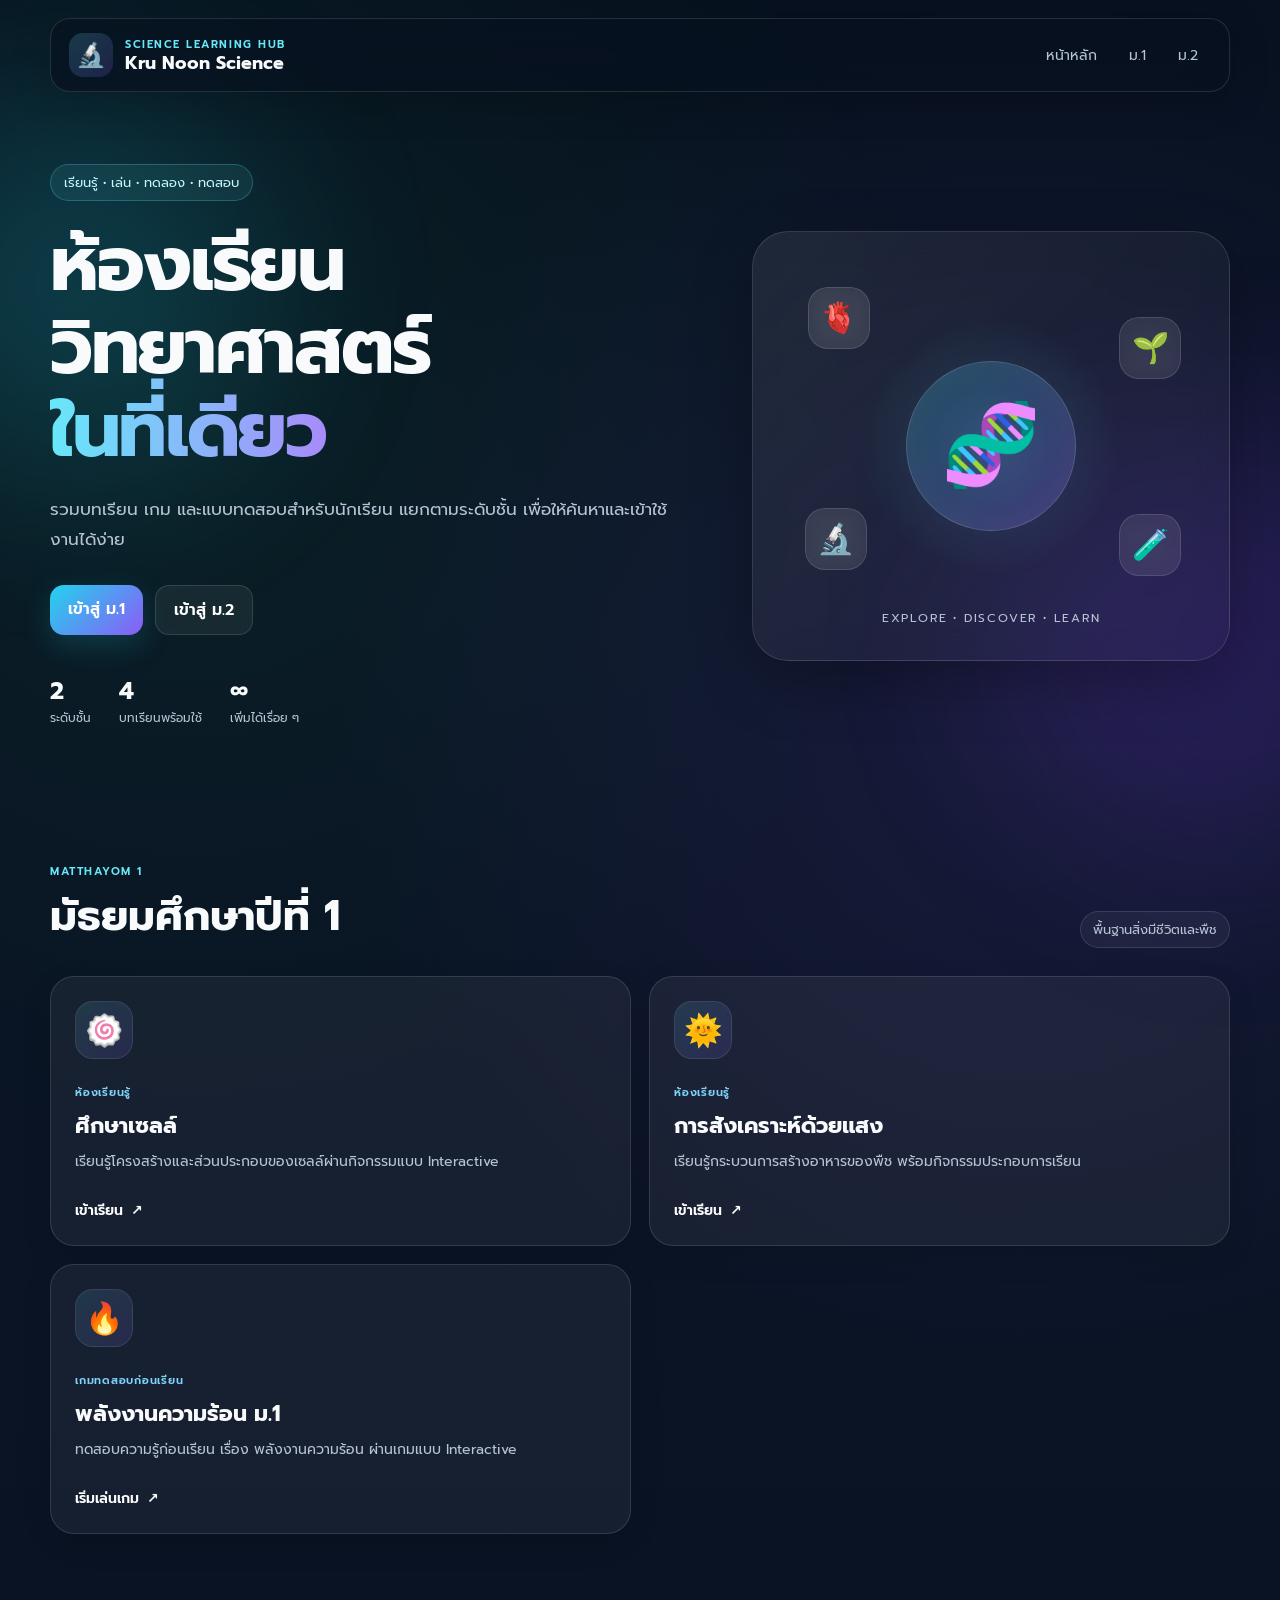
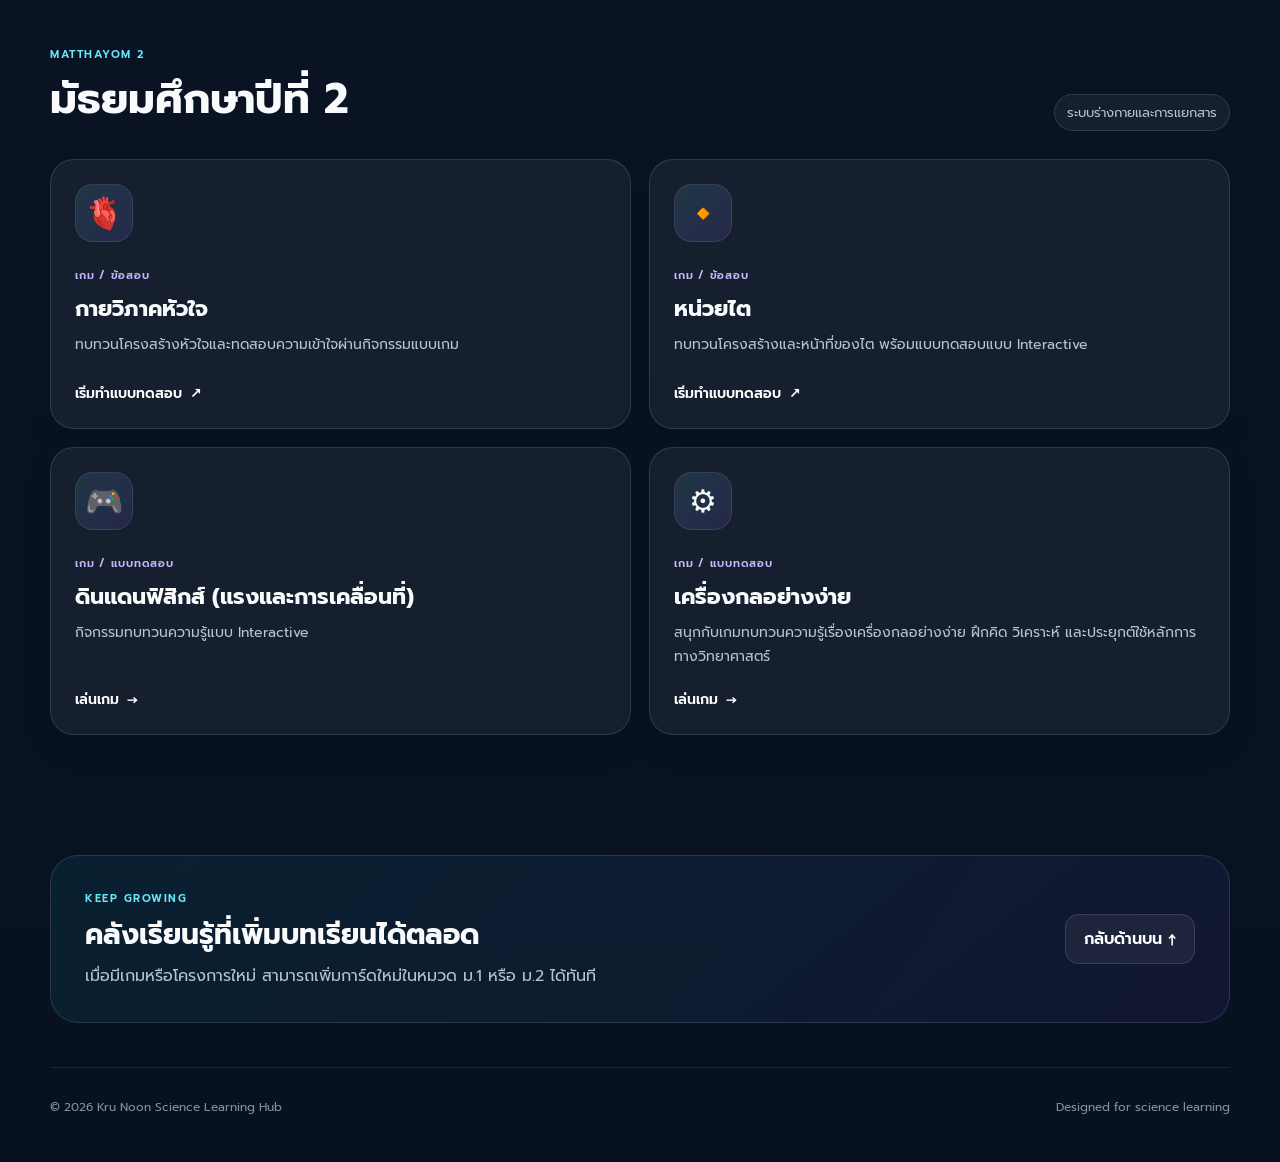
<file: index.html>
<!DOCTYPE html>
<html lang="th">
<head>
  <meta charset="UTF-8" />
  <meta name="viewport" content="width=device-width, initial-scale=1.0" />
  <meta name="theme-color" content="#0f172a" />
  <title>Kru Noon Science Learning Hub</title>
  <meta name="description" content="ศูนย์รวมบทเรียน เกม และแบบทดสอบวิทยาศาสตร์ สำหรับนักเรียนระดับมัธยมศึกษาปีที่ 1 และ 2" />
  <link rel="preconnect" href="https://fonts.googleapis.com">
  <link rel="preconnect" href="https://fonts.gstatic.com" crossorigin>
  <link href="https://fonts.googleapis.com/css2?family=Prompt:wght@300;400;500;600;700&display=swap" rel="stylesheet">
  <link rel="stylesheet" href="style.css" />
</head>
<body>
  <div class="bg-orb orb-1"></div>
  <div class="bg-orb orb-2"></div>

  <header class="topbar">
    <div class="brand">
      <div class="brand-icon">🔬</div>
      <div>
        <p class="eyebrow">SCIENCE LEARNING HUB</p>
        <h1>Kru Noon Science</h1>
      </div>
    </div>

    <nav class="nav">
      <a href="#home">หน้าหลัก</a>
      <a href="#m1">ม.1</a>
      <a href="#m2">ม.2</a>
    </nav>
  </header>

  <main id="home">
    <section class="hero">
      <div class="hero-content">
        <span class="badge">เรียนรู้ • เล่น • ทดลอง • ทดสอบ</span>
        <h2>ห้องเรียนวิทยาศาสตร์<br><span>ในที่เดียว</span></h2>
        <p>
          รวมบทเรียน เกม และแบบทดสอบสำหรับนักเรียน
          แยกตามระดับชั้น เพื่อให้ค้นหาและเข้าใช้งานได้ง่าย
        </p>

        <div class="hero-actions">
          <a class="btn primary" href="#m1">เข้าสู่ ม.1</a>
          <a class="btn secondary" href="#m2">เข้าสู่ ม.2</a>
        </div>

        <div class="stats">
          <div><strong>2</strong><span>ระดับชั้น</span></div>
          <div><strong>4</strong><span>บทเรียนพร้อมใช้</span></div>
          <div><strong>∞</strong><span>เพิ่มได้เรื่อย ๆ</span></div>
        </div>
      </div>

      <div class="hero-card">
        <div class="planet">🧬</div>
        <div class="floating f1">🫀</div>
        <div class="floating f2">🌱</div>
        <div class="floating f3">🔬</div>
        <div class="floating f4">🧪</div>
        <p>Explore • Discover • Learn</p>
      </div>
    </section>

    <section id="m1" class="grade-section">
      <div class="section-heading">
        <div>
          <p class="eyebrow">MATTHAYOM 1</p>
          <h3>มัธยมศึกษาปีที่ 1</h3>
        </div>
        <span class="section-tag">พื้นฐานสิ่งมีชีวิตและพืช</span>
      </div>

      <div class="card-grid">
        <article class="lesson-card">
          <div class="card-icon">🍥</div>
          <div class="card-body">
            <span class="type">ห้องเรียนรู้</span>
            <h4>ศึกษาเซลล์</h4>
            <p>เรียนรู้โครงสร้างและส่วนประกอบของเซลล์ผ่านกิจกรรมแบบ Interactive</p>
          </div>
          <a class="card-link" href="https://planooncell.netlify.app" target="_blank" rel="noopener">
            เข้าเรียน <span>↗</span>
          </a>
        </article>

        <article class="lesson-card">
          <div class="card-icon">🌞</div>
          <div class="card-body">
            <span class="type">ห้องเรียนรู้</span>
            <h4>การสังเคราะห์ด้วยแสง</h4>
            <p>เรียนรู้กระบวนการสร้างอาหารของพืช พร้อมกิจกรรมประกอบการเรียน</p>
          </div>
          <a class="card-link" href="https://planoonlight.netlify.app" target="_blank" rel="noopener">
            เข้าเรียน <span>↗</span>
          </a>
        </article>

<article class="lesson-card">
  <div class="card-icon">🔥</div>

  <div class="card-body">
    <span class="type">เกมทดสอบก่อนเรียน</span>
    <h4>พลังงานความร้อน ม.1</h4>
    <p>ทดสอบความรู้ก่อนเรียน เรื่อง พลังงานความร้อน ผ่านเกมแบบ Interactive</p>
  </div>

  <a class="card-link"
     href="https://kruplanoonheatpretest.netlify.app/"
     target="_blank"
     rel="noopener noreferrer">
    เริ่มเล่นเกม <span>↗</span>
  </a>
</article>
      </div>
    </section>

    <section id="m2" class="grade-section">
      <div class="section-heading">
        <div>
          <p class="eyebrow">MATTHAYOM 2</p>
          <h3>มัธยมศึกษาปีที่ 2</h3>
        </div>
        <span class="section-tag">ระบบร่างกายและการแยกสาร</span>
      </div>

      <div class="card-grid">
        <article class="lesson-card">
          <div class="card-icon">🫀</div>
          <div class="card-body">
            <span class="type quiz">เกม / ข้อสอบ</span>
            <h4>กายวิภาคหัวใจ</h4>
            <p>ทบทวนโครงสร้างหัวใจและทดสอบความเข้าใจผ่านกิจกรรมแบบเกม</p>
          </div>
          <a class="card-link" href="https://planoon.my.canva.site/heart-anatomy-guide" target="_blank" rel="noopener">
            เริ่มทำแบบทดสอบ <span>↗</span>
          </a>
        </article>

        <article class="lesson-card">
          <div class="card-icon">🔸</div>
          <div class="card-body">
            <span class="type quiz">เกม / ข้อสอบ</span>
            <h4>หน่วยไต</h4>
            <p>ทบทวนโครงสร้างและหน้าที่ของไต พร้อมแบบทดสอบแบบ Interactive</p>
          </div>
          <a class="card-link" href="https://planoon.my.canva.site/kidney-anatomy-quiz" target="_blank" rel="noopener">
            เริ่มทำแบบทดสอบ <span>↗</span>
          </a>
        </article>

<article class="lesson-card">
  <div class="card-icon">🎮</div>
  <div class="card-body">
    <span class="type quiz">เกม / แบบทดสอบ</span>
    <h4>ดินแดนฟิสิกส์ (แรงและการเคลื่อนที่)</h4>
    <p>กิจกรรมทบทวนความรู้แบบ Interactive</p>
  </div>
  <a class="card-link"
     href="2 (1).html">
    เล่นเกม <span>→</span>
  </a>
</article>

        <article class="lesson-card">
  <div class="card-icon">⚙️</div>
  <div class="card-body">
    <span class="type quiz">เกม / แบบทดสอบ</span>
    <h4>เครื่องกลอย่างง่าย</h4>
    <p>
      สนุกกับเกมทบทวนความรู้เรื่องเครื่องกลอย่างง่าย
      ฝึกคิด วิเคราะห์ และประยุกต์ใช้หลักการทางวิทยาศาสตร์
    </p>
  </div>
  <a class="card-link"
     href="simplemachinesgame.html">
    เล่นเกม <span>→</span>
  </a>
</article>
        
      </div>
    </section>

    <section class="cta">
      <div>
        <p class="eyebrow">KEEP GROWING</p>
        <h3>คลังเรียนรู้ที่เพิ่มบทเรียนได้ตลอด</h3>
        <p>เมื่อมีเกมหรือโครงการใหม่ สามารถเพิ่มการ์ดใหม่ในหมวด ม.1 หรือ ม.2 ได้ทันที</p>
      </div>
      <a href="#home" class="btn secondary">กลับด้านบน ↑</a>
    </section>
  </main>

  <footer>
    <p>© 2026 Kru Noon Science Learning Hub</p>
    <p>Designed for science learning</p>
  </footer>

  <script src="script.js"></script>
</body>
</html>
</file>
<file: style.css>
* {
  box-sizing: border-box;
  margin: 0;
  padding: 0;
}

:root {
  --bg: #07111f;
  --panel: rgba(255,255,255,.07);
  --panel-border: rgba(255,255,255,.12);
  --text: #f8fafc;
  --muted: #b8c4d6;
  --accent: #67e8f9;
  --accent-2: #8b5cf6;
  --accent-3: #22c55e;
  --shadow: 0 20px 60px rgba(0,0,0,.28);
}

html {
  scroll-behavior: smooth;
}

body {
  font-family: "Prompt", system-ui, sans-serif;
  background:
    radial-gradient(circle at 15% 15%, rgba(34,197,94,.08), transparent 28%),
    radial-gradient(circle at 80% 25%, rgba(139,92,246,.12), transparent 30%),
    linear-gradient(180deg, #07111f 0%, #0a1425 45%, #07111f 100%);
  color: var(--text);
  min-height: 100vh;
  overflow-x: hidden;
}

.bg-orb {
  position: fixed;
  border-radius: 50%;
  filter: blur(100px);
  opacity: .18;
  z-index: -1;
}

.orb-1 {
  width: 380px;
  height: 380px;
  background: #22d3ee;
  top: 10%;
  left: -120px;
}

.orb-2 {
  width: 430px;
  height: 430px;
  background: #7c3aed;
  bottom: 5%;
  right: -160px;
}

.topbar {
  width: min(1180px, calc(100% - 32px));
  margin: 18px auto 0;
  display: flex;
  justify-content: space-between;
  align-items: center;
  gap: 24px;
  position: sticky;
  top: 16px;
  z-index: 50;
  background: rgba(7,17,31,.72);
  border: 1px solid var(--panel-border);
  backdrop-filter: blur(18px);
  border-radius: 20px;
  padding: 14px 18px;
  box-shadow: 0 10px 40px rgba(0,0,0,.18);
}

.brand {
  display: flex;
  gap: 12px;
  align-items: center;
}

.brand-icon {
  width: 44px;
  height: 44px;
  display: grid;
  place-items: center;
  border-radius: 14px;
  background: linear-gradient(135deg, rgba(103,232,249,.18), rgba(139,92,246,.18));
  font-size: 24px;
}

.brand h1 {
  font-size: 18px;
  line-height: 1.2;
}

.eyebrow {
  color: var(--accent);
  font-size: 11px;
  letter-spacing: .14em;
  font-weight: 600;
}

.nav {
  display: flex;
  gap: 6px;
}

.nav a {
  color: var(--muted);
  text-decoration: none;
  padding: 9px 13px;
  border-radius: 12px;
  transition: .2s ease;
  font-size: 14px;
}

.nav a:hover {
  color: white;
  background: rgba(255,255,255,.08);
}

main {
  width: min(1180px, calc(100% - 32px));
  margin: 0 auto;
}

.hero {
  min-height: 680px;
  display: grid;
  grid-template-columns: 1.15fr .85fr;
  align-items: center;
  gap: 56px;
  padding: 72px 0 48px;
}

.badge {
  display: inline-flex;
  border: 1px solid rgba(103,232,249,.24);
  background: rgba(103,232,249,.08);
  color: #c6f7ff;
  border-radius: 999px;
  padding: 8px 13px;
  font-size: 13px;
  margin-bottom: 22px;
}

.hero h2 {
  font-size: clamp(44px, 6vw, 78px);
  line-height: 1.08;
  letter-spacing: -.03em;
  margin-bottom: 22px;
}

.hero h2 span {
  background: linear-gradient(90deg, #67e8f9, #a78bfa);
  -webkit-background-clip: text;
  background-clip: text;
  color: transparent;
}

.hero p {
  color: var(--muted);
  font-size: 17px;
  line-height: 1.8;
  max-width: 640px;
}

.hero-actions {
  display: flex;
  gap: 12px;
  margin-top: 30px;
  flex-wrap: wrap;
}

.btn {
  text-decoration: none;
  border-radius: 14px;
  padding: 12px 18px;
  font-weight: 600;
  transition: .2s ease;
}

.btn.primary {
  background: linear-gradient(135deg, #22d3ee, #8b5cf6);
  color: white;
  box-shadow: 0 10px 30px rgba(34,211,238,.18);
}

.btn.secondary {
  color: white;
  border: 1px solid var(--panel-border);
  background: rgba(255,255,255,.06);
}

.btn:hover {
  transform: translateY(-2px);
}

.stats {
  display: flex;
  gap: 28px;
  margin-top: 38px;
  flex-wrap: wrap;
}

.stats div {
  display: flex;
  flex-direction: column;
}

.stats strong {
  font-size: 24px;
}

.stats span {
  color: var(--muted);
  font-size: 12px;
}

.hero-card {
  min-height: 430px;
  border: 1px solid var(--panel-border);
  background:
    linear-gradient(135deg, rgba(255,255,255,.08), rgba(255,255,255,.02));
  backdrop-filter: blur(16px);
  border-radius: 36px;
  position: relative;
  display: grid;
  place-items: center;
  box-shadow: var(--shadow);
  overflow: hidden;
}

.hero-card::before {
  content: "";
  position: absolute;
  width: 280px;
  height: 280px;
  border-radius: 50%;
  background: radial-gradient(circle, rgba(103,232,249,.16), transparent 65%);
}

.planet {
  width: 170px;
  height: 170px;
  display: grid;
  place-items: center;
  border-radius: 50%;
  background: linear-gradient(135deg, rgba(34,211,238,.18), rgba(139,92,246,.22));
  border: 1px solid rgba(255,255,255,.16);
  font-size: 80px;
  box-shadow: inset 0 0 40px rgba(255,255,255,.06);
  z-index: 2;
}

.hero-card p {
  position: absolute;
  bottom: 30px;
  font-size: 12px;
  letter-spacing: .15em;
  text-transform: uppercase;
}

.floating {
  position: absolute;
  width: 62px;
  height: 62px;
  display: grid;
  place-items: center;
  border-radius: 20px;
  background: rgba(255,255,255,.08);
  border: 1px solid rgba(255,255,255,.12);
  font-size: 30px;
  backdrop-filter: blur(12px);
  animation: float 5s ease-in-out infinite;
}

.f1 { top: 55px; left: 55px; }
.f2 { top: 85px; right: 48px; animation-delay: .6s; }
.f3 { bottom: 90px; left: 52px; animation-delay: 1.2s; }
.f4 { bottom: 84px; right: 48px; animation-delay: 1.8s; }

@keyframes float {
  0%,100% { transform: translateY(0); }
  50% { transform: translateY(-10px); }
}

.grade-section {
  padding: 88px 0 24px;
  scroll-margin-top: 110px;
}

.section-heading {
  display: flex;
  justify-content: space-between;
  align-items: end;
  gap: 24px;
  margin-bottom: 28px;
}

.section-heading h3 {
  font-size: clamp(28px, 4vw, 42px);
  margin-top: 4px;
}

.section-tag {
  color: var(--muted);
  font-size: 13px;
  border: 1px solid var(--panel-border);
  background: rgba(255,255,255,.05);
  padding: 8px 12px;
  border-radius: 999px;
}

.card-grid {
  display: grid;
  grid-template-columns: repeat(2, 1fr);
  gap: 18px;
}

.lesson-card {
  min-height: 270px;
  padding: 24px;
  border: 1px solid var(--panel-border);
  background: rgba(255,255,255,.055);
  border-radius: 24px;
  display: flex;
  flex-direction: column;
  box-shadow: 0 10px 30px rgba(0,0,0,.12);
  transition: .25s ease;
}

.lesson-card:hover {
  transform: translateY(-5px);
  border-color: rgba(103,232,249,.34);
  background: rgba(255,255,255,.075);
}

.lesson-card.placeholder {
  opacity: .72;
}

.card-icon {
  width: 58px;
  height: 58px;
  display: grid;
  place-items: center;
  border-radius: 18px;
  font-size: 31px;
  background: linear-gradient(135deg, rgba(103,232,249,.12), rgba(139,92,246,.14));
  border: 1px solid rgba(255,255,255,.09);
  margin-bottom: 20px;
}

.card-body {
  flex: 1;
}

.type {
  display: inline-flex;
  color: #7dd3fc;
  font-size: 11px;
  font-weight: 600;
  letter-spacing: .07em;
  margin-bottom: 8px;
}

.type.quiz { color: #c4b5fd; }
.type.muted { color: #94a3b8; }

.card-body h4 {
  font-size: 22px;
  margin-bottom: 8px;
}

.card-body p {
  color: var(--muted);
  font-size: 14px;
  line-height: 1.7;
}

.card-link {
  margin-top: 20px;
  display: inline-flex;
  width: fit-content;
  align-items: center;
  gap: 8px;
  text-decoration: none;
  color: white;
  font-weight: 600;
  font-family: inherit;
  font-size: 14px;
  background: transparent;
  border: none;
  cursor: pointer;
}

.card-link span {
  transition: .2s ease;
}

.lesson-card:hover .card-link span {
  transform: translate(3px, -2px);
}

.card-link.disabled {
  color: #7f8da1;
  cursor: default;
}

.cta {
  margin: 96px 0 44px;
  border: 1px solid var(--panel-border);
  background:
    linear-gradient(135deg, rgba(34,211,238,.08), rgba(139,92,246,.08));
  border-radius: 28px;
  padding: 34px;
  display: flex;
  justify-content: space-between;
  align-items: center;
  gap: 28px;
}

.cta h3 {
  font-size: 28px;
  margin: 6px 0 8px;
}

.cta p:not(.eyebrow) {
  color: var(--muted);
}

footer {
  width: min(1180px, calc(100% - 32px));
  margin: 0 auto;
  padding: 30px 0 46px;
  color: #8090a6;
  display: flex;
  justify-content: space-between;
  gap: 16px;
  font-size: 12px;
  border-top: 1px solid rgba(255,255,255,.08);
}

@media (max-width: 820px) {
  .topbar {
    top: 8px;
    border-radius: 16px;
  }

  .nav {
    display: none;
  }

  .hero {
    grid-template-columns: 1fr;
    gap: 30px;
    padding-top: 54px;
  }

  .hero-card {
    min-height: 340px;
  }

  .card-grid {
    grid-template-columns: 1fr;
  }

  .section-heading,
  .cta,
  footer {
    align-items: flex-start;
    flex-direction: column;
  }
}

@media (max-width: 520px) {
  .topbar,
  main,
  footer {
    width: min(100% - 20px, 1180px);
  }

  .brand h1 {
    font-size: 15px;
  }

  .hero h2 {
    font-size: 42px;
  }

  .stats {
    gap: 18px;
  }

  .lesson-card {
    padding: 20px;
  }

  .section-tag {
    display: none;
  }
}
</file>
